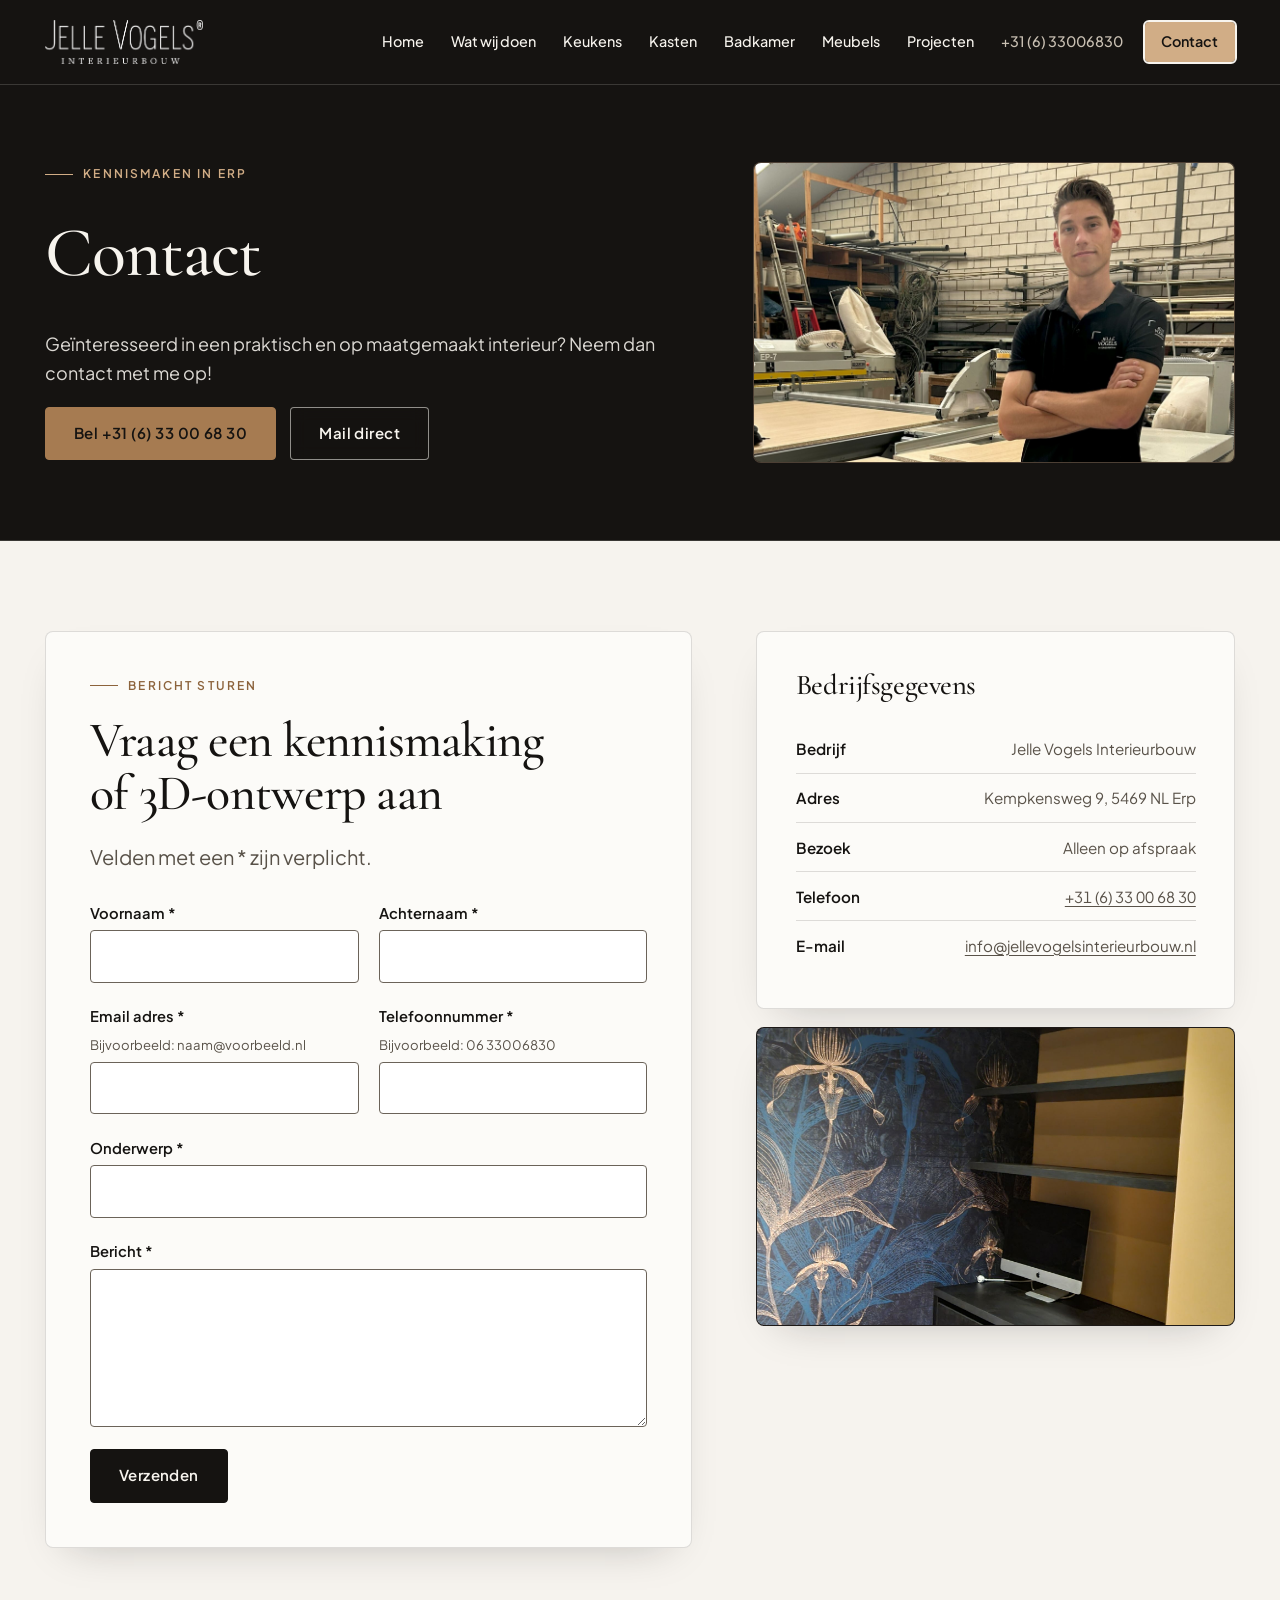
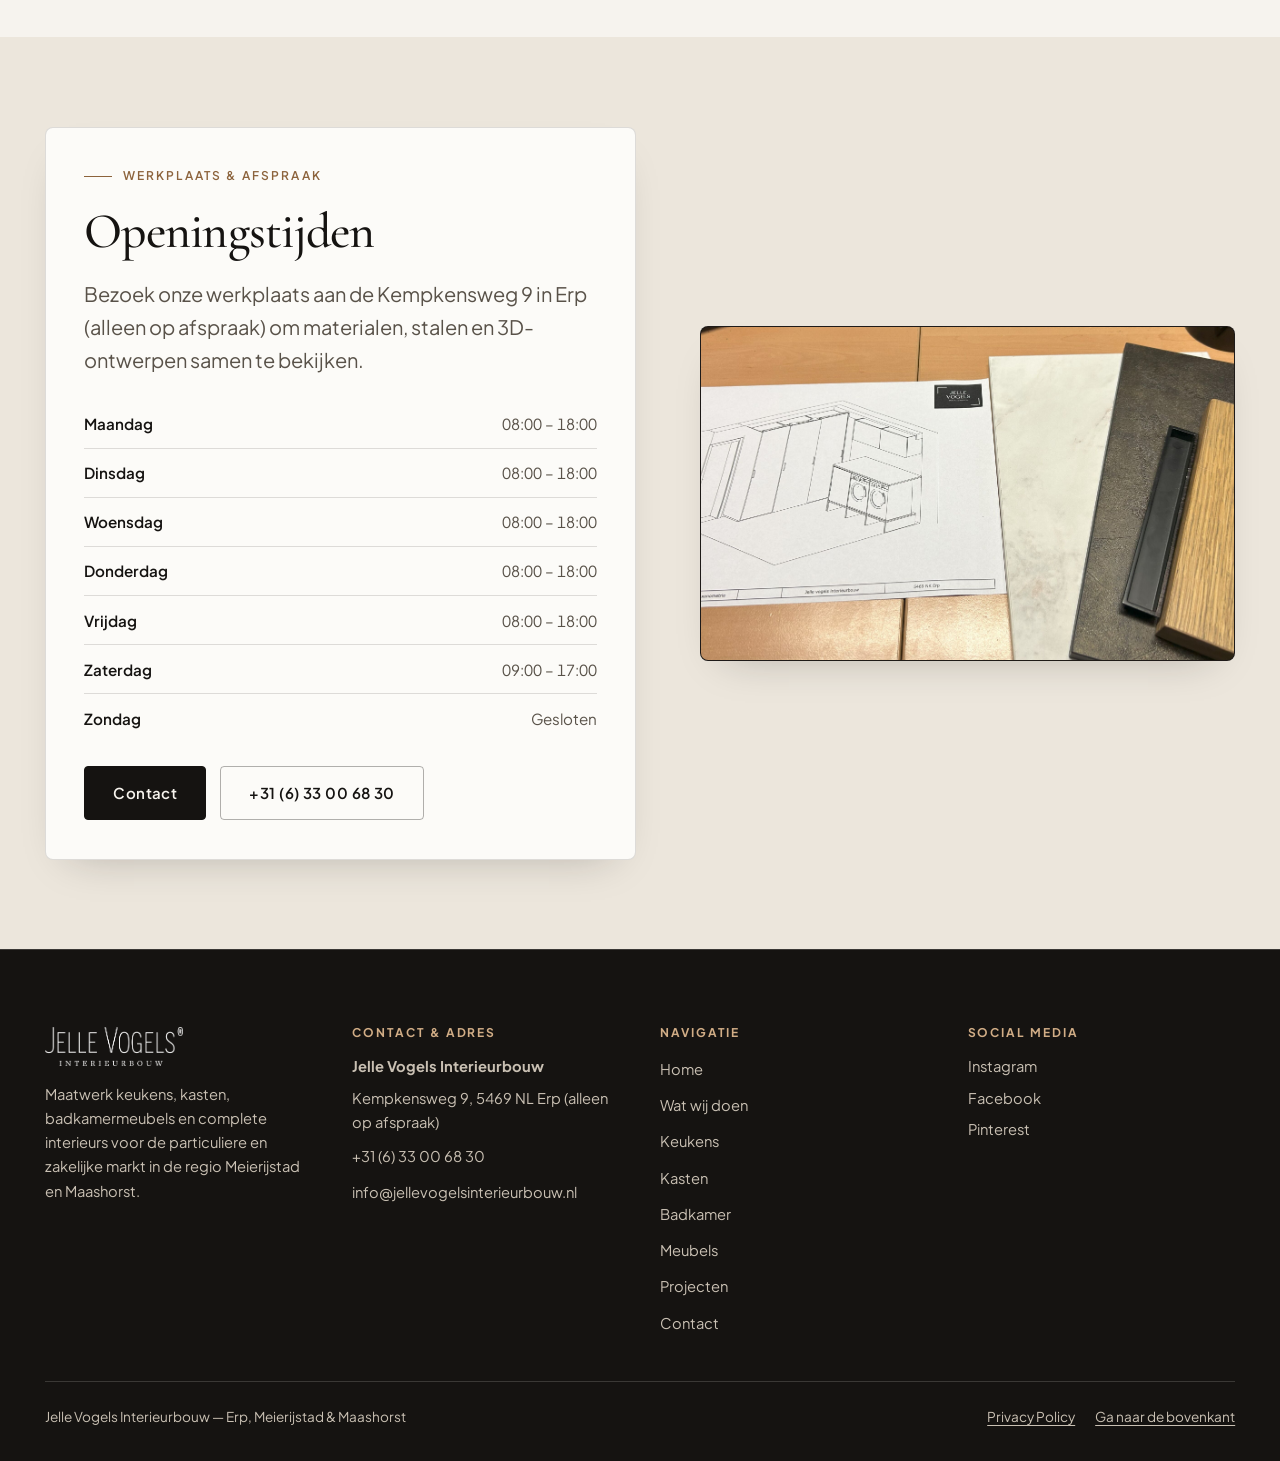
<file: contact.html>
<!DOCTYPE html>
<html lang="nl">
<head>
  <meta charset="utf-8">
  <meta name="viewport" content="width=device-width, initial-scale=1.0">
  <title>Contact - Jelle Vogels Interieurbouw</title>
  <meta name="description" content="Neem contact op met Jelle Vogels Interieurbouw in Erp voor keukens op maat, kasten, badkamermeubels en complete interieurs.">
  <link rel="icon" href="assets/images/cropped-Ontwerp-zonder-titel-2023-12-18T081809.314.jpg" type="image/jpeg">
  <link rel="preconnect" href="https://fonts.googleapis.com">
  <link rel="preconnect" href="https://fonts.gstatic.com" crossorigin>
  <link rel="stylesheet" href="https://fonts.googleapis.com/css2?family=Cormorant+Garamond:ital,wght@0,500;0,600;1,500&family=Plus+Jakarta+Sans:wght@400;500;600;700&display=swap">
  <link rel="stylesheet" href="assets/css/styles.css?v=20261124c">
  <script type="module" src="assets/js/main.js?v=20261125a"></script>
</head>
<body>
  <a href="#main-content" class="skip-link visually-hidden">Ga naar inhoud</a>
  <div class="sticky-sentinel" aria-hidden="true"></div>

  <header class="site-header">
    <div class="site-header-bar">
      <div class="container header-inner">
        <a class="site-logo" href="index.html">
          <img
            src="assets/images/JVI-Logo-wit.png"
            alt="Jelle Vogels Interieurbouw — Home"
            width="1292"
            height="360"
            decoding="async"
          >
        </a>

        <nav class="site-nav" aria-label="Hoofdnavigatie">
          <button
            class="menu-button"
            type="button"
            popovertarget="site-menu"
            popovertargetaction="toggle"
            aria-controls="site-menu"
          >
            <svg aria-hidden="true" width="18" height="18" viewBox="0 0 24 24" fill="none" stroke="currentColor" stroke-width="2" stroke-linecap="round">
              <line x1="3" y1="6" x2="21" y2="6"></line>
              <line x1="3" y1="12" x2="21" y2="12"></line>
              <line x1="3" y1="18" x2="21" y2="18"></line>
            </svg>
            <span>Menu</span>
          </button>

          <ul id="site-menu" class="site-menu" popover="auto">
            <li><a href="index.html">Home</a></li>
          <li><a href="wat-wij-doen.html">Wat wij doen</a></li>
          <li><a href="keukens.html">Keukens</a></li>
          <li><a href="kasten.html">Kasten</a></li>
          <li><a href="badkamer.html">Badkamer</a></li>
          <li><a href="meubels.html">Meubels</a></li>
          <li><a href="projecten.html">Projecten</a></li>
          <li><a class="nav-phone" href="tel:+31633006830">+31 (6) 33006830</a></li>
          <li><a class="nav-cta" href="contact.html" aria-current="page">Contact</a></li>
          </ul>
        </nav>
      </div>
    </div>
  </header>

  <main>

<section class="page-banner">
  <div class="container page-banner-grid">
    <div class="prose-stack">
      <span class="eyebrow">Kennismaken in Erp</span>
      <h1 id="main-content" tabindex="-1">Contact</h1>
      <p class="page-banner-copy">
        Geïnteresseerd in een praktisch en op maatgemaakt interieur? Neem dan contact met me op!
      </p>
      <div class="btn-row">
        <a class="btn btn--accent" href="tel:+31633006830">Bel +31 (6) 33 00 68 30</a>
        <a class="btn btn--ghost-light" href="mailto:info@jellevogelsinterieurbouw.nl">Mail direct</a>
      </div>
    </div>
    <div class="page-banner-media">
      <img src="assets/images/1-1-scaled.jpg" alt="Jelle Vogels aan het werk in de werkplaats bij de precisiezaag" width="2560" height="1239" decoding="async" class="pos-top" fetchpriority="high">
    </div>
  </div>
</section>

<section class="section">
  <div class="container contact-grid">
    <div class="form-card">
      <div class="prose-stack" style="margin-block-end: 1.75rem;">
        <span class="eyebrow">Bericht sturen</span>
        <h2>Vraag een kennismaking of 3D-ontwerp aan</h2>
        <p class="lead">Velden met een * zijn verplicht.</p>
      </div>

      <form id="contact-form" method="post" action="https://api.web3forms.com/submit" data-endpoint="https://api.web3forms.com/submit" novalidate>
        <input type="hidden" name="access_key" value="24b065c0-8ce4-499e-9b84-c479778e55a5">
        <input type="hidden" name="from_name" value="Jelle Vogels Interieurbouw Website">
        <input type="checkbox" name="botcheck" style="display:none" tabindex="-1" autocomplete="off" aria-hidden="true">
        <div class="form-row-2">
          <div class="field">
            <label for="first_name">Voornaam <span aria-hidden="true">*</span></label>
            <input
              type="text"
              id="first_name"
              name="first_name"
              required
              autocomplete="given-name"
              data-error="first-name-error"
            >
            <div id="first-name-error" class="error-msg">
              <span role="img" aria-label="Fout">!</span> Vul uw voornaam in.
            </div>
          </div>

          <div class="field">
            <label for="last_name">Achternaam <span aria-hidden="true">*</span></label>
            <input
              type="text"
              id="last_name"
              name="last_name"
              required
              autocomplete="family-name"
              data-error="last-name-error"
            >
            <div id="last-name-error" class="error-msg">
              <span role="img" aria-label="Fout">!</span> Vul uw achternaam in.
            </div>
          </div>
        </div>

        <div class="form-row-2">
          <div class="field">
            <label for="email_address">Email adres <span aria-hidden="true">*</span></label>
            <span id="email-hint" class="hint">Bijvoorbeeld: naam@voorbeeld.nl</span>
            <input
              type="email"
              id="email_address"
              name="email_address"
              required
              inputmode="email"
              autocomplete="email"
              autocorrect="off"
              autocapitalize="none"
              spellcheck="false"
              aria-describedby="email-hint"
              data-error="email-error"
            >
            <div id="email-error" class="error-msg">
              <span role="img" aria-label="Fout">!</span> Vul een geldig e-mailadres in, zoals naam@voorbeeld.nl.
            </div>
          </div>

          <div class="field">
            <label for="phone_number">Telefoonnummer <span aria-hidden="true">*</span></label>
            <span id="phone-hint" class="hint">Bijvoorbeeld: 06 33006830</span>
            <input
              type="tel"
              id="phone_number"
              name="phone_number"
              required
              inputmode="tel"
              autocomplete="tel"
              aria-describedby="phone-hint"
              data-error="phone-error"
            >
            <div id="phone-error" class="error-msg">
              <span role="img" aria-label="Fout">!</span> Vul uw telefoonnummer in.
            </div>
          </div>
        </div>

        <div class="field">
          <label for="subject">Onderwerp <span aria-hidden="true">*</span></label>
          <input
            type="text"
            id="subject"
            name="subject"
            required
            data-error="subject-error"
          >
          <div id="subject-error" class="error-msg">
            <span role="img" aria-label="Fout">!</span> Vul het onderwerp in (bijvoorbeeld Keuken op maat).
          </div>
        </div>

        <div class="field">
          <label for="message">Bericht <span aria-hidden="true">*</span></label>
          <textarea
            id="message"
            name="message"
            rows="5"
            required
            data-error="message-error"
          ></textarea>
          <div id="message-error" class="error-msg">
            <span role="img" aria-label="Fout">!</span> Vul uw bericht of wensen in.
          </div>
        </div>

        <button id="contact-submit" type="submit" class="btn btn--primary">Verzenden</button>

        <div id="form-status" class="form-status" role="status" tabindex="-1" hidden>
          <strong id="form-status-title">Bedankt! Uw bericht is verstuurd.</strong>
          <p id="form-status-body">We nemen zo snel mogelijk contact met u op. Liever direct overleggen? Bel naar <a href="tel:+31633006830">+31 (6) 33 00 68 30</a>.</p>
          <div id="form-fallback-actions" class="btn-row" hidden>
            <a id="form-mailto-link" class="btn btn--primary" href="mailto:info@jellevogelsinterieurbouw.nl">Open in e-mailprogramma</a>
          </div>
        </div>
      </form>
    </div>

    <div class="prose-stack">
      <div class="hours-card">
        <h3>Bedrijfsgegevens</h3>
        <dl class="hours-list">
          <div class="hours-row"><dt>Bedrijf</dt><dd>Jelle Vogels Interieurbouw</dd></div>
          <div class="hours-row"><dt>Adres</dt><dd>Kempkensweg 9, 5469 NL Erp</dd></div>
          <div class="hours-row"><dt>Bezoek</dt><dd>Alleen op afspraak</dd></div>
          <div class="hours-row"><dt>Telefoon</dt><dd><a href="tel:+31633006830">+31 (6) 33 00 68 30</a></dd></div>
          <div class="hours-row"><dt>E-mail</dt><dd><a href="mailto:info@jellevogelsinterieurbouw.nl">info@jellevogelsinterieurbouw.nl</a></dd></div>
        </dl>
      </div>

      <div class="media-frame media-frame--landscape">
        <img src="assets/images/Ontwerp-zonder-titel-49.jpg" alt="Sfeerbeeld van een op maat gemaakte zwarte thuiswerkplek met massieve wandplanken" width="1920" height="1080" decoding="async" loading="lazy">
      </div>
    </div>
  </div>
</section>

<section id="openingstijden" class="section section--tinted">
  <div class="container split-grid">
    <div class="hours-card reveal">
      <div class="prose-stack">
        <span class="eyebrow">Werkplaats &amp; Afspraak</span>
        <h2>Openingstijden</h2>
        <p class="lead">Bezoek onze werkplaats aan de Kempkensweg 9 in Erp (alleen op afspraak) om materialen, stalen en 3D-ontwerpen samen te bekijken.</p>
      </div>
      <dl class="hours-list">
        <div class="hours-row"><dt>Maandag</dt><dd>08:00 – 18:00</dd></div>
<div class="hours-row"><dt>Dinsdag</dt><dd>08:00 – 18:00</dd></div>
<div class="hours-row"><dt>Woensdag</dt><dd>08:00 – 18:00</dd></div>
<div class="hours-row"><dt>Donderdag</dt><dd>08:00 – 18:00</dd></div>
<div class="hours-row"><dt>Vrijdag</dt><dd>08:00 – 18:00</dd></div>
<div class="hours-row"><dt>Zaterdag</dt><dd>09:00 – 17:00</dd></div>
<div class="hours-row"><dt>Zondag</dt><dd>Gesloten</dd></div>
      </dl>
      <div class="btn-row">
        <a class="btn btn--primary" href="contact.html">Contact</a>
        <a class="btn btn--outline" href="tel:+31633006830">+31 (6) 33 00 68 30</a>
      </div>
    </div>
    <div class="media-frame media-frame--landscape reveal">
      <img src="assets/images/2-scaled.jpg" alt="Kleur- en materiaalstalen in eiken, marmer en zwart metaal naast een technische 3D-tekening van een kast" width="2560" height="1462" decoding="async" loading="lazy">
    </div>
  </div>
</section>

  </main>

  <footer class="site-footer">
    <div class="container">
      <div class="footer-grid">
        <div class="footer-brand">
          <img
            src="assets/images/JVI-Logo-wit.png"
            alt="Jelle Vogels Interieurbouw"
            width="1292"
            height="360"
            loading="lazy"
            decoding="async"
          >
          <p>Maatwerk keukens, kasten, badkamermeubels en complete interieurs voor de particuliere en zakelijke markt in de regio Meierijstad en Maashorst.</p>
        </div>

        <div>
          <h2 class="footer-heading">Contact &amp; Adres</h2>
          <ul class="footer-list">
            <li><strong>Jelle Vogels Interieurbouw</strong></li>
            <li>Kempkensweg 9, 5469 NL Erp (alleen op afspraak)</li>
            <li><a href="tel:+31633006830">+31 (6) 33 00 68 30</a></li>
            <li><a href="mailto:info@jellevogelsinterieurbouw.nl">info@jellevogelsinterieurbouw.nl</a></li>
          </ul>
        </div>

        <div>
          <h2 class="footer-heading">Navigatie</h2>
          <ul class="footer-list">
            <li><a href="index.html">Home</a></li>
            <li><a href="wat-wij-doen.html">Wat wij doen</a></li>
            <li><a href="keukens.html">Keukens</a></li>
            <li><a href="kasten.html">Kasten</a></li>
            <li><a href="badkamer.html">Badkamer</a></li>
            <li><a href="meubels.html">Meubels</a></li>
            <li><a href="projecten.html">Projecten</a></li>
            <li><a href="contact.html">Contact</a></li>
          </ul>
        </div>

        <div>
          <h2 class="footer-heading">Social media</h2>
          <ul class="footer-list">
            <li>Instagram</li>
            <li>Facebook</li>
            <li>Pinterest</li>
          </ul>
        </div>
      </div>

      <div class="footer-bottom">
        <p>Jelle Vogels Interieurbouw — Erp, Meierijstad &amp; Maashorst</p>
        <div class="footer-bottom-links">
          <a href="privacy-policy.html">Privacy Policy</a>
          <a href="#main-content">Ga naar de bovenkant</a>
        </div>
      </div>
    </div>
  </footer>

</body>
</html>
</file>
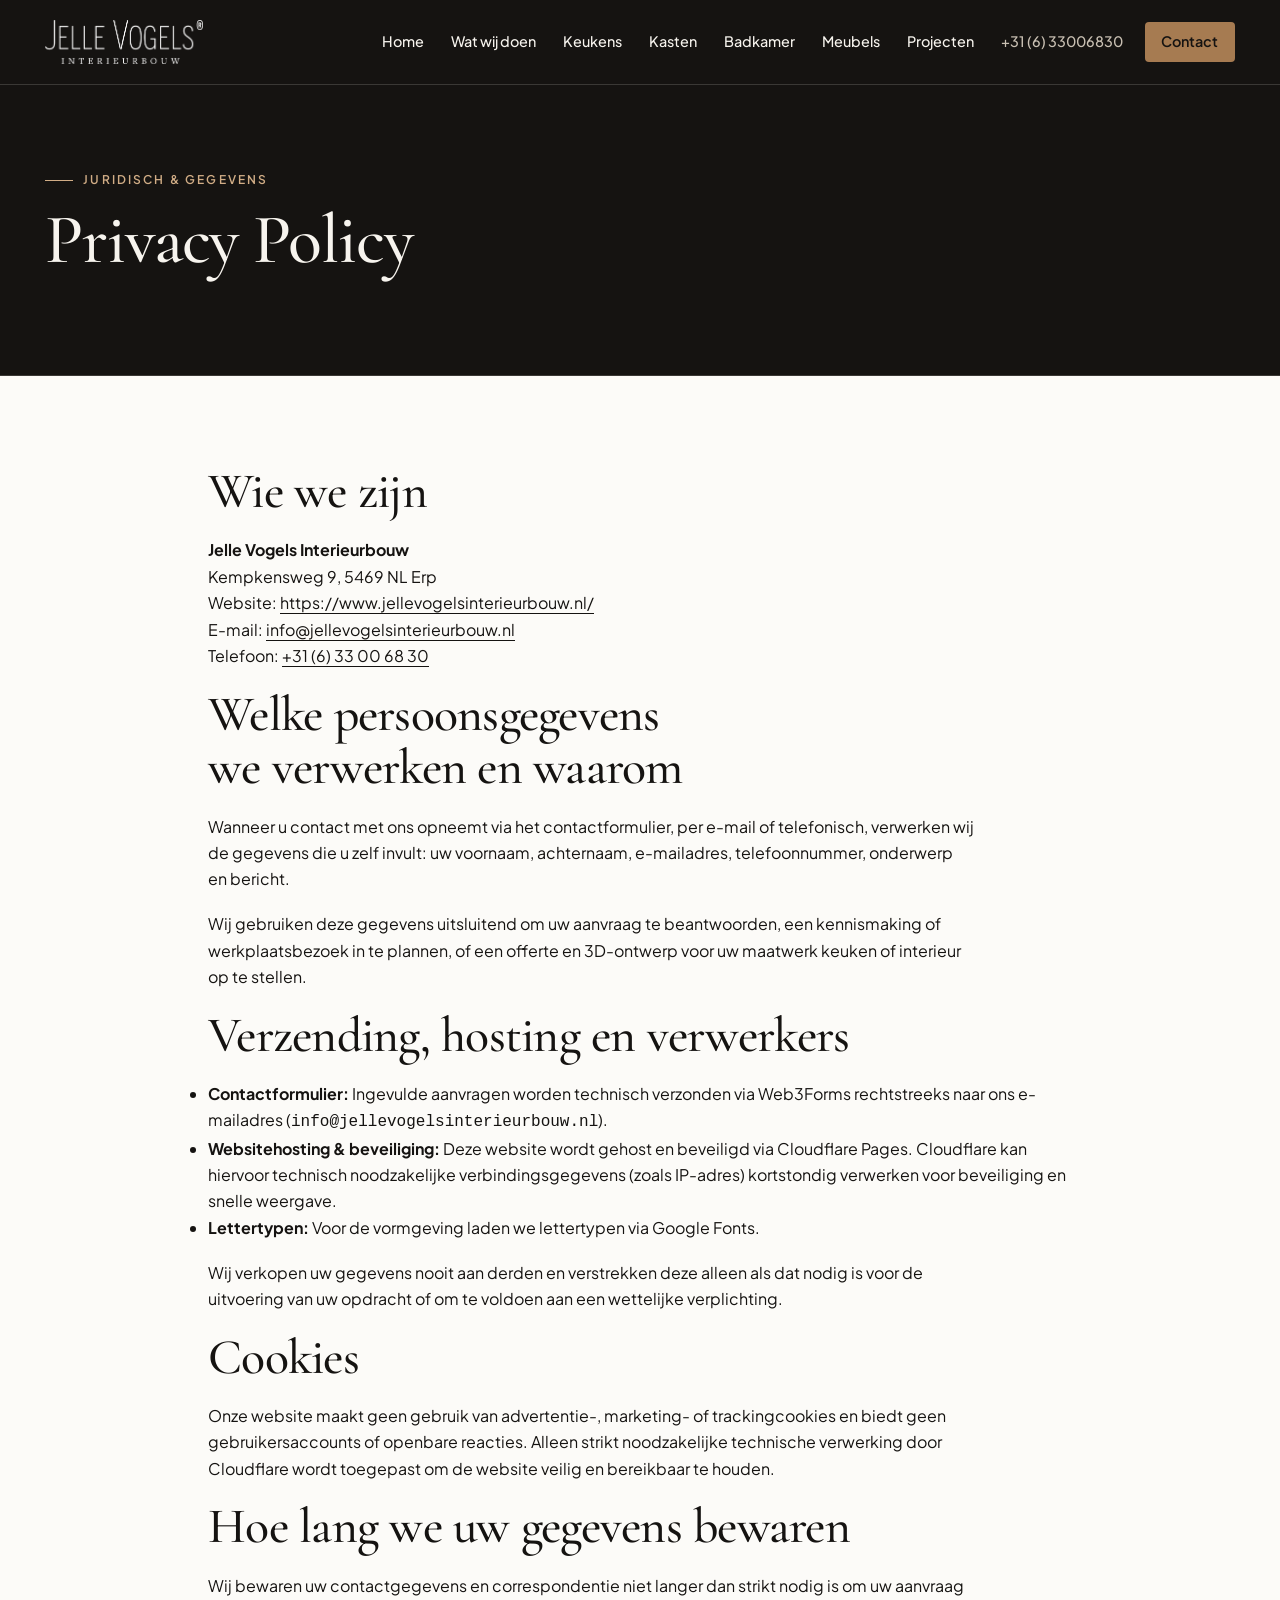
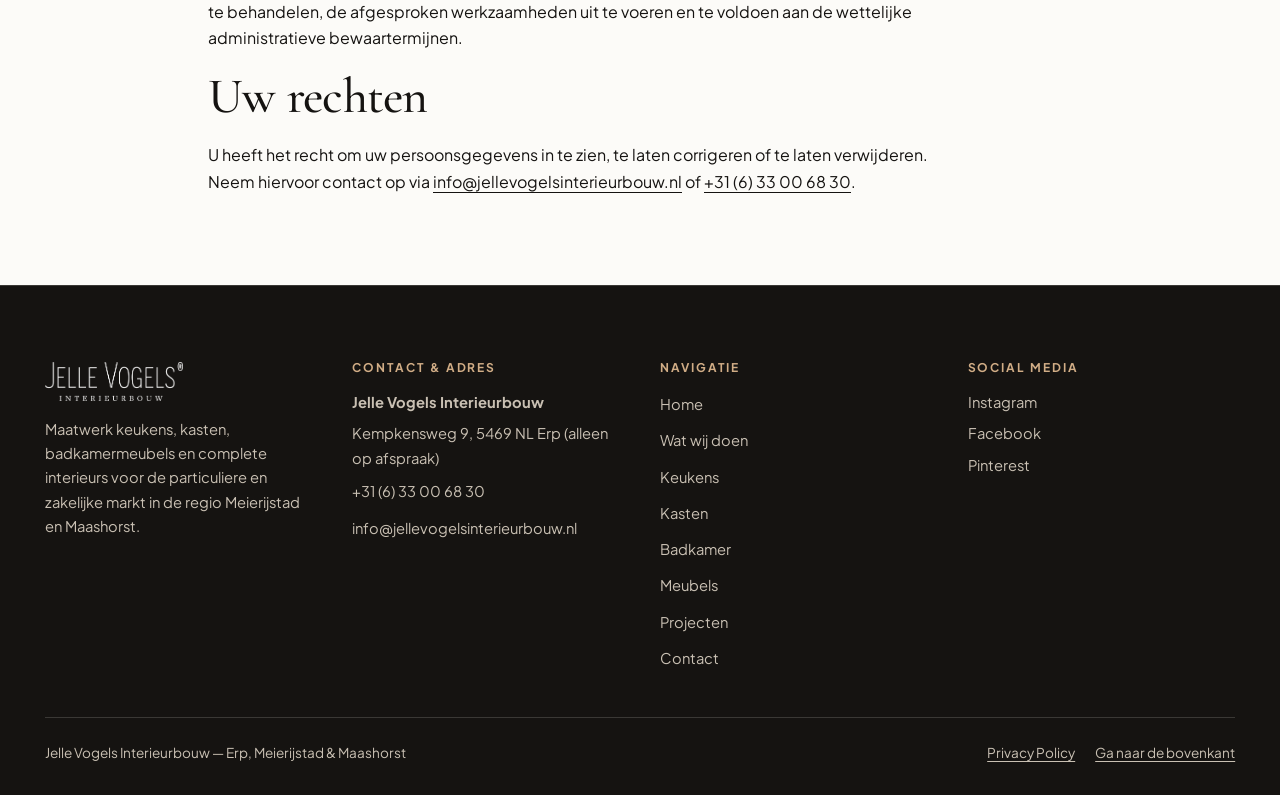
<file: privacy-policy.html>
<!DOCTYPE html>
<html lang="nl">
<head>
  <meta charset="utf-8">
  <meta name="viewport" content="width=device-width, initial-scale=1.0">
  <title>Privacy Policy - Jelle Vogels Interieurbouw</title>
  <meta name="description" content="Privacybeleid van Jelle Vogels Interieurbouw in Erp.">
  <link rel="icon" href="assets/images/cropped-Ontwerp-zonder-titel-2023-12-18T081809.314.jpg" type="image/jpeg">
  <link rel="preconnect" href="https://fonts.googleapis.com">
  <link rel="preconnect" href="https://fonts.gstatic.com" crossorigin>
  <link rel="stylesheet" href="https://fonts.googleapis.com/css2?family=Cormorant+Garamond:ital,wght@0,500;0,600;1,500&family=Plus+Jakarta+Sans:wght@400;500;600;700&display=swap">
  <link rel="stylesheet" href="assets/css/styles.css">
  <script type="module" src="assets/js/main.js"></script>
</head>
<body>
  <a href="#main-content" class="skip-link visually-hidden">Ga naar inhoud</a>
  <div class="sticky-sentinel" aria-hidden="true"></div>

  <header class="site-header">
    <div class="site-header-bar">
      <div class="container header-inner">
        <a class="site-logo" href="index.html">
          <img
            src="assets/images/JVI-Logo-wit.png"
            alt="Jelle Vogels Interieurbouw — Home"
            width="1292"
            height="360"
            decoding="async"
          >
        </a>

        <nav class="site-nav" aria-label="Hoofdnavigatie">
          <button
            class="menu-button"
            type="button"
            popovertarget="site-menu"
            popovertargetaction="toggle"
            aria-controls="site-menu"
          >
            <svg aria-hidden="true" width="18" height="18" viewBox="0 0 24 24" fill="none" stroke="currentColor" stroke-width="2" stroke-linecap="round">
              <line x1="3" y1="6" x2="21" y2="6"></line>
              <line x1="3" y1="12" x2="21" y2="12"></line>
              <line x1="3" y1="18" x2="21" y2="18"></line>
            </svg>
            <span>Menu</span>
          </button>

          <ul id="site-menu" class="site-menu" popover="auto">
            <li><a href="index.html">Home</a></li>
          <li><a href="wat-wij-doen.html">Wat wij doen</a></li>
          <li><a href="keukens.html">Keukens</a></li>
          <li><a href="kasten.html">Kasten</a></li>
          <li><a href="badkamer.html">Badkamer</a></li>
          <li><a href="meubels.html">Meubels</a></li>
          <li><a href="projecten.html">Projecten</a></li>
          <li><a class="nav-phone" href="tel:+31633006830">+31 (6) 33006830</a></li>
          <li><a class="nav-cta" href="contact.html">Contact</a></li>
          </ul>
        </nav>
      </div>
    </div>
  </header>

  <main>

<section class="page-banner">
  <div class="container">
    <span class="eyebrow">Juridisch &amp; Gegevens</span>
    <h1 id="main-content" tabindex="-1">Privacy Policy</h1>
  </div>
</section>

<section class="section section--surface">
  <div class="container prose-stack" style="max-inline-size: 54rem;">
    <h2>Wie we zijn</h2>
    <p><strong>Jelle Vogels Interieurbouw</strong><br>Kempkensweg 9, 5469 NL Erp<br>Website: <a href="https://www.jellevogelsinterieurbouw.nl/">https://www.jellevogelsinterieurbouw.nl/</a><br>E-mail: <a href="mailto:info@jellevogelsinterieurbouw.nl">info@jellevogelsinterieurbouw.nl</a><br>Telefoon: <a href="tel:+31633006830">+31 (6) 33 00 68 30</a></p>

    <h2>Welke persoonsgegevens we verwerken en waarom</h2>
    <p>Wanneer u contact met ons opneemt via het contactformulier, per e-mail of telefonisch, verwerken wij de gegevens die u zelf invult: uw voornaam, achternaam, e-mailadres, telefoonnummer, onderwerp en bericht.</p>
    <p>Wij gebruiken deze gegevens uitsluitend om uw aanvraag te beantwoorden, een kennismaking of werkplaatsbezoek in te plannen, of een offerte en 3D-ontwerp voor uw maatwerk keuken of interieur op te stellen.</p>

    <h2>Verzending, hosting en verwerkers</h2>
    <ul>
      <li><strong>Contactformulier:</strong> Ingevulde aanvragen worden technisch verzonden via Web3Forms rechtstreeks naar ons e-mailadres (<code>info@jellevogelsinterieurbouw.nl</code>).</li>
      <li><strong>Websitehosting &amp; beveiliging:</strong> Deze website wordt gehost en beveiligd via Cloudflare Pages. Cloudflare kan hiervoor technisch noodzakelijke verbindingsgegevens (zoals IP-adres) kortstondig verwerken voor beveiliging en snelle weergave.</li>
      <li><strong>Lettertypen:</strong> Voor de vormgeving laden we lettertypen via Google Fonts.</li>
    </ul>
    <p>Wij verkopen uw gegevens nooit aan derden en verstrekken deze alleen als dat nodig is voor de uitvoering van uw opdracht of om te voldoen aan een wettelijke verplichting.</p>

    <h2>Cookies</h2>
    <p>Onze website maakt geen gebruik van advertentie-, marketing- of trackingcookies en biedt geen gebruikersaccounts of openbare reacties. Alleen strikt noodzakelijke technische verwerking door Cloudflare wordt toegepast om de website veilig en bereikbaar te houden.</p>

    <h2>Hoe lang we uw gegevens bewaren</h2>
    <p>Wij bewaren uw contactgegevens en correspondentie niet langer dan strikt nodig is om uw aanvraag te behandelen, de afgesproken werkzaamheden uit te voeren en te voldoen aan de wettelijke administratieve bewaartermijnen.</p>

    <h2>Uw rechten</h2>
    <p>U heeft het recht om uw persoonsgegevens in te zien, te laten corrigeren of te laten verwijderen. Neem hiervoor contact op via <a href="mailto:info@jellevogelsinterieurbouw.nl">info@jellevogelsinterieurbouw.nl</a> of <a href="tel:+31633006830">+31 (6) 33 00 68 30</a>.</p>
  </div>
</section>

  </main>

  <footer class="site-footer">
    <div class="container">
      <div class="footer-grid">
        <div class="footer-brand">
          <img
            src="assets/images/JVI-Logo-wit.png"
            alt="Jelle Vogels Interieurbouw"
            width="1292"
            height="360"
            loading="lazy"
            decoding="async"
          >
          <p>Maatwerk keukens, kasten, badkamermeubels en complete interieurs voor de particuliere en zakelijke markt in de regio Meierijstad en Maashorst.</p>
        </div>

        <div>
          <h2 class="footer-heading">Contact &amp; Adres</h2>
          <ul class="footer-list">
            <li><strong>Jelle Vogels Interieurbouw</strong></li>
            <li>Kempkensweg 9, 5469 NL Erp (alleen op afspraak)</li>
            <li><a href="tel:+31633006830">+31 (6) 33 00 68 30</a></li>
            <li><a href="mailto:info@jellevogelsinterieurbouw.nl">info@jellevogelsinterieurbouw.nl</a></li>
          </ul>
        </div>

        <div>
          <h2 class="footer-heading">Navigatie</h2>
          <ul class="footer-list">
            <li><a href="index.html">Home</a></li>
            <li><a href="wat-wij-doen.html">Wat wij doen</a></li>
            <li><a href="keukens.html">Keukens</a></li>
            <li><a href="kasten.html">Kasten</a></li>
            <li><a href="badkamer.html">Badkamer</a></li>
            <li><a href="meubels.html">Meubels</a></li>
            <li><a href="projecten.html">Projecten</a></li>
            <li><a href="contact.html">Contact</a></li>
          </ul>
        </div>

        <div>
          <h2 class="footer-heading">Social media</h2>
          <ul class="footer-list">
            <li>Instagram</li>
            <li>Facebook</li>
            <li>Pinterest</li>
          </ul>
        </div>
      </div>

      <div class="footer-bottom">
        <p>Jelle Vogels Interieurbouw — Erp, Meierijstad &amp; Maashorst</p>
        <div class="footer-bottom-links">
          <a href="privacy-policy.html">Privacy Policy</a>
          <a href="#main-content">Ga naar de bovenkant</a>
        </div>
      </div>
    </div>
  </footer>

</body>
</html>
</file>
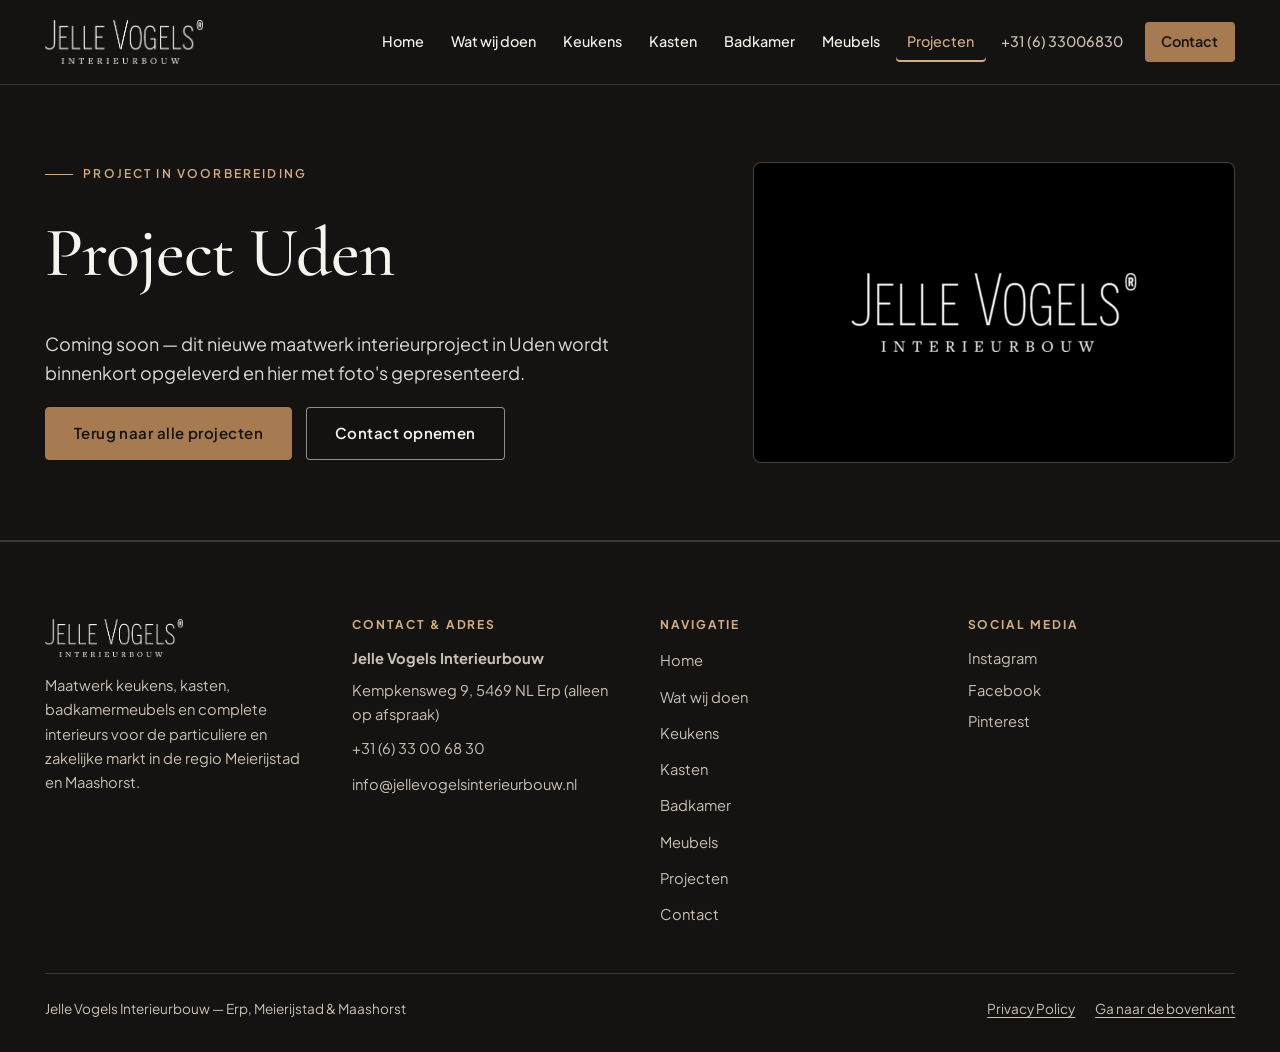
<file: project-uden.html>
<!DOCTYPE html>
<html lang="nl">
<head>
  <meta charset="utf-8">
  <meta name="viewport" content="width=device-width, initial-scale=1.0">
  <title>Project Uden - Jelle Vogels Interieurbouw</title>
  <meta name="description" content="Project Uden — Coming soon bij Jelle Vogels Interieurbouw.">
  <link rel="icon" href="assets/images/cropped-Ontwerp-zonder-titel-2023-12-18T081809.314.jpg" type="image/jpeg">
  <link rel="preconnect" href="https://fonts.googleapis.com">
  <link rel="preconnect" href="https://fonts.gstatic.com" crossorigin>
  <link rel="stylesheet" href="https://fonts.googleapis.com/css2?family=Cormorant+Garamond:ital,wght@0,500;0,600;1,500&family=Plus+Jakarta+Sans:wght@400;500;600;700&display=swap">
  <link rel="stylesheet" href="assets/css/styles.css">
  <script type="module" src="assets/js/main.js"></script>
</head>
<body>
  <a href="#main-content" class="skip-link visually-hidden">Ga naar inhoud</a>
  <div class="sticky-sentinel" aria-hidden="true"></div>

  <header class="site-header">
    <div class="site-header-bar">
      <div class="container header-inner">
        <a class="site-logo" href="index.html">
          <img
            src="assets/images/JVI-Logo-wit.png"
            alt="Jelle Vogels Interieurbouw — Home"
            width="1292"
            height="360"
            decoding="async"
          >
        </a>

        <nav class="site-nav" aria-label="Hoofdnavigatie">
          <button
            class="menu-button"
            type="button"
            popovertarget="site-menu"
            popovertargetaction="toggle"
            aria-controls="site-menu"
          >
            <svg aria-hidden="true" width="18" height="18" viewBox="0 0 24 24" fill="none" stroke="currentColor" stroke-width="2" stroke-linecap="round">
              <line x1="3" y1="6" x2="21" y2="6"></line>
              <line x1="3" y1="12" x2="21" y2="12"></line>
              <line x1="3" y1="18" x2="21" y2="18"></line>
            </svg>
            <span>Menu</span>
          </button>

          <ul id="site-menu" class="site-menu" popover="auto">
            <li><a href="index.html">Home</a></li>
          <li><a href="wat-wij-doen.html">Wat wij doen</a></li>
          <li><a href="keukens.html">Keukens</a></li>
          <li><a href="kasten.html">Kasten</a></li>
          <li><a href="badkamer.html">Badkamer</a></li>
          <li><a href="meubels.html">Meubels</a></li>
          <li><a href="projecten.html" aria-current="page">Projecten</a></li>
          <li><a class="nav-phone" href="tel:+31633006830">+31 (6) 33006830</a></li>
          <li><a class="nav-cta" href="contact.html">Contact</a></li>
          </ul>
        </nav>
      </div>
    </div>
  </header>

  <main>

<section class="page-banner">
  <div class="container page-banner-grid">
    <div class="prose-stack">
      <span class="eyebrow">Project in voorbereiding</span>
      <h1 id="main-content" tabindex="-1">Project Uden</h1>
      <p class="page-banner-copy">
        Coming soon — dit nieuwe maatwerk interieurproject in Uden wordt binnenkort opgeleverd en hier met foto's gepresenteerd.
      </p>
      <div class="btn-row">
        <a class="btn btn--accent" href="projecten.html">Terug naar alle projecten</a>
        <a class="btn btn--ghost-light" href="contact.html">Contact opnemen</a>
      </div>
    </div>
    <div class="page-banner-media">
      <img src="assets/images/Ontwerp-zonder-titel-2023-12-18T081809.314.jpg" alt="Officieel beeldmerk van Jelle Vogels Interieurbouw in het donker" width="1920" height="1080" decoding="async" fetchpriority="high">
    </div>
  </div>
</section>

  </main>

  <footer class="site-footer">
    <div class="container">
      <div class="footer-grid">
        <div class="footer-brand">
          <img
            src="assets/images/JVI-Logo-wit.png"
            alt="Jelle Vogels Interieurbouw"
            width="1292"
            height="360"
            loading="lazy"
            decoding="async"
          >
          <p>Maatwerk keukens, kasten, badkamermeubels en complete interieurs voor de particuliere en zakelijke markt in de regio Meierijstad en Maashorst.</p>
        </div>

        <div>
          <h2 class="footer-heading">Contact &amp; Adres</h2>
          <ul class="footer-list">
            <li><strong>Jelle Vogels Interieurbouw</strong></li>
            <li>Kempkensweg 9, 5469 NL Erp (alleen op afspraak)</li>
            <li><a href="tel:+31633006830">+31 (6) 33 00 68 30</a></li>
            <li><a href="mailto:info@jellevogelsinterieurbouw.nl">info@jellevogelsinterieurbouw.nl</a></li>
          </ul>
        </div>

        <div>
          <h2 class="footer-heading">Navigatie</h2>
          <ul class="footer-list">
            <li><a href="index.html">Home</a></li>
            <li><a href="wat-wij-doen.html">Wat wij doen</a></li>
            <li><a href="keukens.html">Keukens</a></li>
            <li><a href="kasten.html">Kasten</a></li>
            <li><a href="badkamer.html">Badkamer</a></li>
            <li><a href="meubels.html">Meubels</a></li>
            <li><a href="projecten.html">Projecten</a></li>
            <li><a href="contact.html">Contact</a></li>
          </ul>
        </div>

        <div>
          <h2 class="footer-heading">Social media</h2>
          <ul class="footer-list">
            <li>Instagram</li>
            <li>Facebook</li>
            <li>Pinterest</li>
          </ul>
        </div>
      </div>

      <div class="footer-bottom">
        <p>Jelle Vogels Interieurbouw — Erp, Meierijstad &amp; Maashorst</p>
        <div class="footer-bottom-links">
          <a href="privacy-policy.html">Privacy Policy</a>
          <a href="#main-content">Ga naar de bovenkant</a>
        </div>
      </div>
    </div>
  </footer>

</body>
</html>
</file>
<file: assets/css/styles.css>
@layer reset, tokens, base, layout, components, utilities;

@layer reset {
  :where(
    html, body, header, nav, main, footer, section, article, aside,
    div, span, h1, h2, h3, h4, p, ul, ol, li, dl, dt, dd, figure, figcaption,
    blockquote, a, button, form, fieldset, legend, label, input, textarea,
    select, table, thead, tbody, tr, th, td, dialog, img, picture, svg
  ) {
    box-sizing: border-box;
  }

  body {
    margin: 0;
  }

  :where(h1, h2, h3, h4, p, figure, blockquote, dl, dd) {
    margin: 0;
  }

  :where(ul, ol) {
    margin: 0;
    padding: 0;
  }

  :where(img, picture, svg, video) {
    display: block;
    max-inline-size: 100%;
  }

  :where(img) {
    block-size: auto;
  }

  :where(button, input, textarea, select) {
    font: inherit;
    color: inherit;
  }
}

@layer tokens {
  :root {
    /* Tier 1 & 2: Warm Architectural Limestone & Smoked Oak Palette */
    --stone-50: #fcfbf8;
    --stone-100: #f6f3ee;
    --stone-200: #ece6dc;
    --stone-300: #ddd3c5;
    --stone-500: #6f675d;
    --stone-600: #595249;
    --oak-950: #151311;
    --oak-900: #1e1b18;
    --oak-800: #2b2622;
    --oak-700: #3d3630;
    --brass-500: #a67b51;
    --brass-600: #8c633c;
    --brass-300: #d1ad86;
    --sage-600: #4c5d50;
    --error-600: #b3261e;
    --error-100: #fceeee;
    --success-700: #1b6e35;

    /* Semantic Surfaces & Ink */
    --bg-canvas: var(--stone-100);
    --bg-surface: var(--stone-50);
    --bg-muted: var(--stone-200);
    --bg-dark: var(--oak-950);
    --bg-dark-elevated: var(--oak-900);
    --ink-primary: var(--oak-950);
    --ink-secondary: var(--stone-600);
    --ink-on-dark: #f7f4ee;
    --ink-muted-on-dark: #c9c0b3;
    --accent: var(--brass-600);
    --accent-on-dark: var(--brass-300);
    --border-subtle: rgba(30, 27, 24, 0.14);
    --border-strong: rgba(30, 27, 24, 0.34);
    --border-on-dark: rgba(247, 244, 238, 0.16);

    /* Typography */
    --font-display: "Cormorant Garamond", Georgia, "Times New Roman", serif;
    --font-sans: "Plus Jakarta Sans", system-ui, -apple-system, "Segoe UI", sans-serif;

    /* Spacing & Rhythm */
    --container-max: 84rem;
    --gutter: clamp(1.125rem, 3.5vw, 3.25rem);
    --section-space: clamp(3.75rem, 7vw, 6.75rem);
    --radius-sm: 0.25rem;
    --radius-md: 0.5rem;
    --radius-lg: 0.875rem;
    --header-height: 5.25rem;

    /* Motion */
    --ease-editorial: cubic-bezier(0.22, 1, 0.36, 1);
    --shadow-card: 0 18px 42px -24px rgba(21, 19, 17, 0.28);
    --shadow-elevated: 0 28px 65px -20px rgba(15, 13, 11, 0.45);
  }
}

@layer base {
  html {
    font-size: 100%;
    scroll-padding-top: var(--header-height);
    background-color: var(--bg-canvas);
    color: var(--ink-primary);
    color-scheme: light;
    -webkit-text-size-adjust: 100%;
  }

  @media (prefers-reduced-motion: no-preference) {
    html {
      scroll-behavior: smooth;
    }
  }

  body {
    font-family: var(--font-sans);
    font-size: 1rem;
    line-height: 1.65;
    background-color: var(--bg-canvas);
    color: var(--ink-primary);
    text-align: start;
    overflow-x: clip;
  }

  h1, h2, h3 {
    font-family: var(--font-display);
    font-weight: 500;
    letter-spacing: -0.015em;
    line-height: 1.08;
    text-wrap: balance;
  }

  h1 {
    font-size: clamp(2.5rem, 1.5rem + 3.6vw, 4.75rem);
  }

  h2 {
    font-size: clamp(2rem, 1.35rem + 2.2vw, 3.25rem);
  }

  h3 {
    font-size: clamp(1.375rem, 1.15rem + 0.8vw, 1.875rem);
  }

  p, blockquote {
    text-wrap: pretty;
  }

  p {
    max-inline-size: 64ch;
  }

  a {
    color: inherit;
    text-underline-offset: 0.22em;
  }

  :where(a:any-link, button, input, textarea, select, summary, [tabindex]):focus-visible {
    outline: 3px solid var(--accent);
    outline-offset: 3px;
  }

  .dark-surface :where(a:any-link, button):focus-visible,
  .site-header :where(a:any-link, button):focus-visible,
  .site-footer :where(a:any-link, button):focus-visible,
  .lightbox-dialog :where(button):focus-visible {
    outline-color: var(--accent-on-dark);
  }
}

@layer layout {
  .container {
    inline-size: min(100% - 2 * var(--gutter), var(--container-max));
    margin-inline: auto;
  }

  .section {
    padding-block: var(--section-space);
  }

  .section--tinted {
    background-color: var(--bg-muted);
  }

  .section--dark {
    background-color: var(--bg-dark);
    color: var(--ink-on-dark);
  }

  .section--surface {
    background-color: var(--bg-surface);
  }

  .section--deferred {
    content-visibility: auto;
    contain-intrinsic-block-size: auto 36rem;
  }

  .section-head {
    display: grid;
    gap: 1rem;
    margin-block-end: clamp(2rem, 4vw, 3.25rem);
  }

  @media (min-width: 56rem) {
    .section-head--split {
      grid-template-columns: 1fr auto;
      align-items: end;
      gap: 2rem;
    }
  }

  .split-grid {
    display: grid;
    gap: clamp(2rem, 5vw, 4.5rem);
    align-items: center;
  }

  @media (min-width: 58rem) {
    .split-grid {
      grid-template-columns: 1.05fr 0.95fr;
    }

    .split-grid--reverse {
      grid-template-columns: 0.95fr 1.05fr;
    }
  }
}

@layer components {
  /* Skip link & Visually hidden utility */
  .visually-hidden:where(:not(:focus-within, :active)) {
    position: absolute !important;
    clip-path: inset(50%) !important;
    overflow: hidden !important;
    inline-size: 1px !important;
    block-size: 1px !important;
    margin: -1px !important;
    padding: 0 !important;
    border: 0 !important;
    white-space: nowrap !important;
  }

  .skip-link:focus-visible {
    position: fixed;
    inset-block-start: 0.75rem;
    inset-inline-start: 0.75rem;
    z-index: 200;
    padding: 0.75rem 1.25rem;
    background-color: var(--oak-950);
    color: var(--ink-on-dark);
    border: 2px solid var(--brass-300);
    border-radius: var(--radius-sm);
    text-decoration: none;
    font-weight: 600;
  }

  /* Eyebrow & Prose Helpers */
  .eyebrow {
    display: inline-flex;
    align-items: center;
    gap: 0.65rem;
    font-family: var(--font-sans);
    font-size: 0.75rem;
    font-weight: 600;
    letter-spacing: 0.18em;
    text-transform: uppercase;
    color: var(--accent);
  }

  .eyebrow::before {
    content: "";
    inline-size: 1.75rem;
    block-size: 1px;
    background-color: currentColor;
  }

  .section--dark .eyebrow,
  .hero .eyebrow,
  .page-banner .eyebrow {
    color: var(--accent-on-dark);
  }

  .prose-stack {
    display: grid;
    gap: 1.15rem;
  }

  .lead {
    font-size: clamp(1.0625rem, 0.98rem + 0.35vw, 1.25rem);
    line-height: 1.65;
    color: var(--ink-secondary);
  }

  .section--dark .lead {
    color: var(--ink-muted-on-dark);
  }

  /* Buttons */
  .btn-row {
    display: flex;
    flex-wrap: wrap;
    gap: 0.875rem;
    align-items: center;
  }

  .btn-row[hidden] {
    display: none;
  }

  .btn {
    display: inline-flex;
    align-items: center;
    justify-content: center;
    gap: 0.6rem;
    min-block-size: 48px;
    padding: 0.85rem 1.75rem;
    border-radius: var(--radius-sm);
    border: 1px solid transparent;
    font-size: 0.9375rem;
    font-weight: 600;
    letter-spacing: 0.03em;
    text-decoration: none;
    cursor: pointer;
    transition:
      background-color 0.25s var(--ease-editorial),
      color 0.25s var(--ease-editorial),
      border-color 0.25s var(--ease-editorial),
      transform 0.25s var(--ease-editorial);
  }

  @media (pointer: coarse) {
    .btn {
      min-block-size: 52px;
    }
  }

  .btn--primary {
    background-color: var(--oak-950);
    color: var(--ink-on-dark);
    border-color: var(--oak-950);
  }

  .btn--primary:hover:not(:disabled) {
    background-color: var(--brass-600);
    border-color: var(--brass-600);
  }

  .btn--accent {
    background-color: var(--brass-500);
    color: var(--oak-950);
    border-color: var(--brass-500);
  }

  .btn--accent:hover:not(:disabled) {
    background-color: var(--brass-300);
    border-color: var(--brass-300);
  }

  .btn--ghost-light {
    background-color: rgba(21, 19, 17, 0.35);
    color: var(--ink-on-dark);
    border-color: rgba(247, 244, 238, 0.55);
    backdrop-filter: blur(8px);
  }

  .btn--ghost-light:hover:not(:disabled) {
    background-color: var(--ink-on-dark);
    color: var(--oak-950);
    border-color: var(--ink-on-dark);
  }

  .btn--outline {
    background-color: transparent;
    color: var(--ink-primary);
    border-color: var(--border-strong);
  }

  .btn--outline:hover:not(:disabled) {
    background-color: var(--oak-950);
    color: var(--ink-on-dark);
    border-color: var(--oak-950);
  }

  .section--dark .btn--outline {
    color: var(--ink-on-dark);
    border-color: rgba(247, 244, 238, 0.35);
  }

  .section--dark .btn--outline:hover:not(:disabled) {
    background-color: var(--ink-on-dark);
    color: var(--oak-950);
    border-color: var(--ink-on-dark);
  }

  /* State-Aware Sticky Header & Adaptive Navbar */
  .site-header {
    position: sticky;
    inset-block-start: 0;
    z-index: 40;
    container-type: scroll-state;
    container-name: site-header;
    background-color: var(--oak-950);
    color: var(--ink-on-dark);
  }

  .site-header-bar {
    border-block-end: 1px solid var(--border-on-dark);
    background-color: var(--oak-950);
    transition:
      background-color 0.3s ease,
      box-shadow 0.3s ease,
      border-color 0.3s ease;
  }

  @container site-header scroll-state(stuck: top) {
    .site-header-bar {
      background-color: rgba(21, 19, 17, 0.94);
      backdrop-filter: blur(12px);
      box-shadow: 0 12px 32px -12px rgba(0, 0, 0, 0.45);
      border-block-end-color: rgba(209, 173, 134, 0.25);
    }
  }

  .site-header.is-stuck .site-header-bar {
    background-color: rgba(21, 19, 17, 0.94);
    backdrop-filter: blur(12px);
    box-shadow: 0 12px 32px -12px rgba(0, 0, 0, 0.45);
    border-block-end-color: rgba(209, 173, 134, 0.25);
  }

  .header-inner {
    display: flex;
    align-items: center;
    justify-content: space-between;
    gap: 1.5rem;
    min-block-size: var(--header-height);
    padding-block: 0.65rem;
  }

  .header-inner > * {
    flex-shrink: 0;
    white-space: nowrap;
  }

  .site-logo {
    display: inline-flex;
    align-items: center;
    text-decoration: none;
    padding-block: 0.25rem;
  }

  .site-logo img {
    inline-size: auto;
    block-size: clamp(2.1rem, 3.6vw, 2.75rem);
    object-fit: contain;
  }

  .site-nav {
    display: flex;
    align-items: center;
    gap: 0.75rem;
  }

  .menu-button {
    anchor-name: --menu-button;
    display: inline-flex;
    align-items: center;
    gap: 0.55rem;
    min-block-size: 44px;
    padding: 0.55rem 1rem;
    background-color: rgba(247, 244, 238, 0.08);
    color: var(--ink-on-dark);
    border: 1px solid rgba(247, 244, 238, 0.26);
    border-radius: var(--radius-sm);
    font-size: 0.9375rem;
    font-weight: 500;
    cursor: pointer;
  }

  .menu-button:hover {
    background-color: rgba(247, 244, 238, 0.16);
  }

  .site-menu {
    position: fixed;
    inset: auto;
    inset-block-start: 4.85rem;
    inset-block-start: anchor(--menu-button bottom);
    inset-inline-end: 1rem;
    inline-size: min(86dvw, 23rem);
    max-inline-size: calc(100dvw - 2rem);
    block-size: fit-content;
    max-block-size: calc(100dvh - 6rem);
    margin: 0;
    margin-block-start: 0.5rem;
    padding: 0.85rem;
    list-style: none;
    overflow: auto;
    background-color: var(--oak-900);
    color: var(--ink-on-dark);
    border: 1px solid rgba(209, 173, 134, 0.28);
    border-radius: var(--radius-md);
    box-shadow: var(--shadow-elevated);
  }

  .site-menu::backdrop {
    background-color: rgba(15, 13, 11, 0.55);
  }

  .site-menu:not(:is(:popover-open, .\:popover-open)) {
    display: none;
  }

  .site-menu:is(:popover-open, .\:popover-open) {
    display: grid;
    gap: 0.25rem;
  }

  .site-menu a {
    display: flex;
    align-items: center;
    justify-content: space-between;
    min-block-size: 44px;
    padding: 0.65rem 0.9rem;
    border-radius: var(--radius-sm);
    text-decoration: none;
    font-size: 0.9375rem;
    font-weight: 500;
    color: var(--ink-on-dark);
    transition: background-color 0.2s ease, color 0.2s ease;
  }

  .site-menu a:hover {
    background-color: rgba(247, 244, 238, 0.08);
    color: var(--brass-300);
  }

  .site-menu a[aria-current="page"] {
    color: var(--brass-300);
    background-color: rgba(209, 173, 134, 0.14);
    border-inline-start: 3px solid var(--brass-300);
  }

  .site-menu .nav-phone {
    color: var(--ink-muted-on-dark);
    font-size: 0.875rem;
  }

  .site-menu .nav-cta {
    margin-block-start: 0.35rem;
    justify-content: center;
    background-color: var(--brass-500);
    color: var(--oak-950);
    font-weight: 600;
  }

  .site-menu .nav-cta:hover {
    background-color: var(--brass-300);
    color: var(--oak-950);
  }

  .site-menu .nav-cta[aria-current="page"] {
    border-inline-start: 0;
    outline: 2px solid var(--ink-on-dark);
    background-color: var(--brass-300);
    color: var(--oak-950);
  }

  .site-header.is-wide .menu-button {
    display: none;
  }

  .site-header.is-wide .site-menu {
    position: static;
    display: flex;
    align-items: center;
    gap: 0.25rem;
    inline-size: auto;
    max-inline-size: none;
    block-size: auto;
    max-block-size: none;
    overflow: visible;
    margin: 0;
    padding: 0;
    border: 0;
    background: transparent;
    box-shadow: none;
  }

  .site-header.is-wide .site-menu::backdrop {
    display: none;
  }

  .site-header.is-wide .site-menu a {
    min-block-size: 40px;
    padding: 0.45rem 0.72rem;
    border-radius: var(--radius-sm);
    font-size: 0.9rem;
  }

  .site-header.is-wide .site-menu a:not(.nav-cta)[aria-current="page"] {
    background-color: transparent;
    border-inline-start: 0;
    color: var(--brass-300);
    box-shadow: inset 0 -2px 0 var(--brass-300);
  }

  .site-header.is-wide .site-menu .nav-cta {
    margin-block-start: 0;
    margin-inline-start: 0.35rem;
    padding: 0.5rem 1.05rem;
    background-color: var(--brass-500);
    color: var(--oak-950);
  }

  .site-header.is-wide .site-menu .nav-cta:hover {
    background-color: var(--brass-300);
    color: var(--oak-950);
  }

  .site-header.is-wide .site-menu .nav-cta[aria-current="page"] {
    background-color: var(--brass-300);
    color: var(--oak-950);
    box-shadow: none;
    outline: 2px solid var(--ink-on-dark);
  }

  .site-header.is-measuring * {
    transition: none !important;
  }

  /* Hero Showcase (Home) */
  .hero {
    position: relative;
    display: grid;
    align-items: end;
    min-block-size: clamp(34rem, 76svh, 52rem);
    background-color: var(--oak-950);
    color: var(--ink-on-dark);
    overflow: clip;
  }

  .hero-media {
    position: absolute;
    inset: 0;
    z-index: 0;
  }

  .hero-media img {
    inline-size: 100%;
    block-size: 100%;
    object-fit: cover;
    object-position: center 52%;
  }

  .hero-scrim {
    position: absolute;
    inset: 0;
    z-index: 1;
    background:
      linear-gradient(90deg, rgba(17, 15, 13, 0.88) 0%, rgba(17, 15, 13, 0.62) 52%, rgba(17, 15, 13, 0.25) 100%),
      linear-gradient(180deg, rgba(17, 15, 13, 0.22) 0%, rgba(17, 15, 13, 0.85) 100%);
  }

  .hero-content {
    position: relative;
    z-index: 2;
    padding-block: clamp(4.5rem, 9vw, 7rem) clamp(3rem, 6vw, 4.75rem);
  }

  .hero-grid {
    display: grid;
    gap: 2rem;
    align-items: end;
  }

  @media (min-width: 62rem) {
    .hero-grid {
      grid-template-columns: 1.25fr 0.75fr;
      gap: 3rem;
    }
  }

  .hero-title {
    margin-block: 0.9rem 1.25rem;
    color: var(--ink-on-dark);
  }

  .hero-lead {
    font-size: clamp(1.0625rem, 1rem + 0.35vw, 1.22rem);
    color: rgba(247, 244, 238, 0.9);
    max-inline-size: 56ch;
  }

  .hero-aside {
    padding: 1.5rem;
    background-color: rgba(21, 19, 17, 0.76);
    border: 1px solid rgba(209, 173, 134, 0.32);
    border-radius: var(--radius-md);
    backdrop-filter: blur(10px);
    display: grid;
    gap: 0.85rem;
  }

  .hero-aside p {
    font-size: 0.9375rem;
    color: var(--ink-muted-on-dark);
  }

  /* Craft Bar Strip */
  .craft-strip {
    background-color: var(--oak-900);
    color: var(--ink-on-dark);
    border-block: 1px solid var(--border-on-dark);
  }

  .craft-strip-list {
    display: grid;
    grid-template-columns: repeat(auto-fit, minmax(14rem, 1fr));
    list-style: none;
  }

  .craft-strip-item {
    display: flex;
    align-items: center;
    gap: 0.85rem;
    padding: 1.15rem 1.25rem;
    border-block-end: 1px solid var(--border-on-dark);
    font-size: 0.92rem;
    color: var(--ink-muted-on-dark);
  }

  @media (min-width: 60rem) {
    .craft-strip-item {
      border-block-end: 0;
    }
    .craft-strip-item:not(:last-child) {
      border-inline-end: 1px solid var(--border-on-dark);
    }
  }

  .craft-strip-item strong {
    display: block;
    color: var(--ink-on-dark);
    font-weight: 600;
  }

  .craft-num {
    font-family: var(--font-display);
    font-size: 1.5rem;
    color: var(--brass-300);
    line-height: 1;
  }

  /* Inner Page Editorial Header */
  .page-banner {
    background-color: var(--oak-950);
    color: var(--ink-on-dark);
    padding-block: clamp(3.25rem, 6vw, 5.25rem);
    border-block-end: 1px solid var(--border-on-dark);
  }

  .page-banner-grid {
    display: grid;
    gap: 2rem;
    align-items: center;
  }

  @media (min-width: 56rem) {
    .page-banner-grid {
      grid-template-columns: 1.15fr 0.85fr;
      gap: 3.5rem;
    }
  }

  .page-banner h1 {
    margin-block: 0.75rem 1.25rem;
  }

  .page-banner-copy {
    color: rgba(247, 244, 238, 0.88);
    font-size: clamp(1rem, 0.96rem + 0.25vw, 1.125rem);
  }

  .page-banner-media {
    border-radius: var(--radius-md);
    overflow: hidden;
    border: 1px solid rgba(209, 173, 134, 0.25);
    aspect-ratio: 16 / 10;
    background-color: var(--oak-900);
  }

  .page-banner-media img {
    inline-size: 100%;
    block-size: 100%;
    object-fit: cover;
  }

  /* Category Cards Grid with Subgrid */
  .category-grid {
    display: grid;
    grid-template-columns: repeat(auto-fit, minmax(min(100%, 17.5rem), 1fr));
    gap: 1.75rem;
  }

  .category-card {
    container: card / inline-size;
    display: grid;
    grid-template-rows: auto 1fr auto;
    background-color: var(--bg-surface);
    border: 1px solid var(--border-subtle);
    border-radius: var(--radius-md);
    overflow: hidden;
    box-shadow: var(--shadow-card);
    transition: transform 0.35s var(--ease-editorial), border-color 0.35s var(--ease-editorial);
  }

  @supports (grid-template-rows: subgrid) {
    .category-card {
      grid-row: span 3;
      grid-template-rows: auto 1fr auto;
      grid-template-rows: subgrid;
    }
  }

  .category-card:hover {
    border-color: var(--brass-500);
  }

  @media (prefers-reduced-motion: no-preference) {
    .category-card:hover {
      transform: translateY(-4px);
    }
  }

  .category-card-media {
    position: relative;
    aspect-ratio: 4 / 5;
    overflow: hidden;
    background-color: var(--oak-900);
  }

  .category-card-media--wide {
    aspect-ratio: 4 / 3;
  }

  .category-card-media img {
    inline-size: 100%;
    block-size: 100%;
    object-fit: cover;
    transition: transform 0.6s var(--ease-editorial);
  }

  @media (prefers-reduced-motion: no-preference) {
    .category-card:hover .category-card-media img {
      transform: scale(1.04);
    }
  }

  .category-card-body {
    display: grid;
    gap: 0.7rem;
    padding: 1.5rem;
    align-content: start;
  }

  .category-index {
    font-family: var(--font-sans);
    font-size: 0.72rem;
    font-weight: 700;
    letter-spacing: 0.16em;
    text-transform: uppercase;
    color: var(--accent);
  }

  .category-card-body p {
    font-size: 0.9375rem;
    color: var(--ink-secondary);
  }

  .category-card-foot {
    padding: 0 1.5rem 1.5rem;
  }

  .card-link {
    display: inline-flex;
    align-items: center;
    gap: 0.5rem;
    min-block-size: 40px;
    font-size: 0.9375rem;
    font-weight: 600;
    text-decoration: none;
    color: var(--ink-primary);
    border-block-end: 1px solid var(--brass-500);
    padding-block: 0.2rem;
  }

  .card-link:hover {
    color: var(--brass-600);
  }

  /* Architectural Gallery Grid & Lightbox Triggers */
  .gallery-grid {
    display: grid;
    grid-template-columns: repeat(auto-fill, minmax(min(100%, 19rem), 1fr));
    gap: 1.25rem;
    grid-auto-flow: dense;
  }

  @media (min-width: 64rem) {
    .gallery-grid {
      grid-template-columns: repeat(3, minmax(0, 1fr));
      gap: 1.5rem;
    }
  }

  .gallery-item {
    margin: 0;
    display: grid;
    grid-template-rows: 1fr auto;
    background-color: var(--bg-surface);
    border: 1px solid var(--border-subtle);
    border-radius: var(--radius-md);
    overflow: hidden;
    box-shadow: var(--shadow-card);
  }

  @media (min-width: 48rem) {
    .gallery-item--span-2 {
      grid-column: span 2;
    }
  }

  .gallery-trigger {
    position: relative;
    display: block;
    inline-size: 100%;
    padding: 0;
    border: 0;
    background-color: var(--oak-900);
    cursor: zoom-in;
    overflow: hidden;
    text-align: start;
  }

  .gallery-frame {
    aspect-ratio: 4 / 3;
  }

  .gallery-item--portrait .gallery-frame {
    aspect-ratio: 3 / 4;
  }

  .gallery-item--square .gallery-frame {
    aspect-ratio: 1 / 1;
  }

  .gallery-item--span-2 .gallery-frame {
    aspect-ratio: 16 / 10;
  }

  .gallery-trigger img {
    inline-size: 100%;
    block-size: 100%;
    object-fit: cover;
    transition: transform 0.55s var(--ease-editorial);
  }

  .gallery-trigger img.pos-top {
    object-position: center 18%;
  }

  @media (prefers-reduced-motion: no-preference) {
    .gallery-trigger:hover img {
      transform: scale(1.035);
    }
  }

  .gallery-zoom-badge {
    position: absolute;
    inset-block-end: 0.75rem;
    inset-inline-end: 0.75rem;
    display: inline-flex;
    align-items: center;
    gap: 0.35rem;
    padding: 0.35rem 0.7rem;
    border-radius: 999px;
    background-color: rgba(21, 19, 17, 0.78);
    color: var(--ink-on-dark);
    border: 1px solid rgba(247, 244, 238, 0.25);
    font-size: 0.75rem;
    font-weight: 500;
    backdrop-filter: blur(6px);
  }

  .gallery-caption {
    display: flex;
    justify-content: space-between;
    align-items: baseline;
    gap: 0.75rem;
    padding: 0.9rem 1.15rem;
    font-size: 0.875rem;
    color: var(--ink-secondary);
    border-block-start: 1px solid var(--border-subtle);
  }

  .gallery-caption strong {
    color: var(--ink-primary);
    font-weight: 600;
  }

  .gallery-tag {
    flex-shrink: 0;
    font-size: 0.72rem;
    font-weight: 600;
    letter-spacing: 0.1em;
    text-transform: uppercase;
    color: var(--accent);
  }

  .gallery-item[hidden] {
    display: none;
  }

  /* Filter Pills */
  .filter-bar {
    display: flex;
    flex-wrap: wrap;
    flex-wrap: balance;
    gap: 0.6rem;
    margin-block-end: 2rem;
  }

  .filter-btn {
    min-block-size: 42px;
    padding: 0.55rem 1.15rem;
    border-radius: 999px;
    border: 1px solid var(--border-strong);
    background-color: var(--bg-surface);
    color: var(--ink-primary);
    font-size: 0.875rem;
    font-weight: 600;
    cursor: pointer;
    transition: background-color 0.2s ease, color 0.2s ease, border-color 0.2s ease;
  }

  .filter-btn:hover {
    border-color: var(--oak-950);
  }

  .filter-btn[aria-pressed="true"] {
    background-color: var(--oak-950);
    color: var(--ink-on-dark);
    border-color: var(--oak-950);
  }

  /* Editorial Portrait & Process Media Frames */
  .media-collage {
    display: grid;
    gap: 1.25rem;
    grid-template-columns: 1fr 1fr;
  }

  .media-frame {
    border-radius: var(--radius-md);
    overflow: hidden;
    border: 1px solid var(--border-subtle);
    background-color: var(--oak-900);
    box-shadow: var(--shadow-card);
  }

  .section--dark .media-frame {
    border-color: var(--border-on-dark);
  }

  .media-frame img {
    inline-size: 100%;
    block-size: 100%;
    object-fit: cover;
  }

  .media-frame--tall {
    grid-row: span 2;
    aspect-ratio: 3 / 4;
  }

  .media-frame--tall img {
    object-position: center 15%;
  }

  .media-frame--landscape {
    aspect-ratio: 16 / 10;
  }

  .process-steps {
    display: grid;
    gap: 1.25rem;
    list-style: none;
    margin-block-start: 1.5rem;
  }

  @media (min-width: 48rem) {
    .process-steps--3col {
      grid-template-columns: repeat(3, 1fr);
    }
  }

  .process-step {
    padding: 1.4rem;
    background-color: var(--bg-surface);
    border: 1px solid var(--border-subtle);
    border-radius: var(--radius-md);
    display: grid;
    gap: 0.5rem;
  }

  .section--dark .process-step {
    background-color: rgba(255, 255, 255, 0.04);
    border-color: var(--border-on-dark);
  }

  .process-step strong {
    font-family: var(--font-display);
    font-size: 1.35rem;
    font-weight: 600;
  }

  .process-step p {
    font-size: 0.92rem;
    color: var(--ink-secondary);
  }

  .section--dark .process-step p {
    color: var(--ink-muted-on-dark);
  }

  /* Openingstijden Table & Card */
  .hours-card {
    padding: clamp(1.5rem, 3vw, 2.5rem);
    background-color: var(--bg-surface);
    border: 1px solid var(--border-subtle);
    border-radius: var(--radius-md);
    box-shadow: var(--shadow-card);
    display: grid;
    gap: 1.5rem;
  }

  .hours-list {
    display: grid;
    gap: 0;
  }

  .hours-row {
    display: flex;
    justify-content: space-between;
    align-items: baseline;
    gap: 1rem;
    padding-block: 0.72rem;
    border-block-end: 1px solid var(--border-subtle);
    font-size: 0.95rem;
  }

  .hours-row:last-child {
    border-block-end: 0;
  }

  .hours-row dt {
    font-weight: 600;
  }

  .hours-row dd {
    font-variant-numeric: tabular-nums;
    color: var(--ink-secondary);
  }

  /* Contact Form */
  .contact-grid {
    display: grid;
    gap: clamp(2rem, 5vw, 4rem);
    align-items: start;
  }

  @media (min-width: 58rem) {
    .contact-grid {
      grid-template-columns: 1.15fr 0.85fr;
    }
  }

  .form-card {
    padding: clamp(1.5rem, 3.5vw, 2.75rem);
    background-color: var(--bg-surface);
    border: 1px solid var(--border-subtle);
    border-radius: var(--radius-md);
    box-shadow: var(--shadow-card);
  }

  .form-row-2 {
    display: grid;
    gap: 1.25rem;
    align-items: start;
  }

  @media (min-width: 38rem) {
    .form-row-2 {
      grid-template-columns: 1fr 1fr;
    }
  }

  .field {
    display: flex;
    flex-direction: column;
    align-items: stretch;
    gap: 0.35rem;
    margin-block-end: 1.35rem;
  }

  .field label {
    font-size: 0.92rem;
    font-weight: 600;
    color: var(--ink-primary);
  }

  .field .hint {
    font-size: 0.82rem;
    color: var(--ink-secondary);
  }

  .field input,
  .field textarea {
    inline-size: 100%;
    min-block-size: 48px;
    padding: 0.75rem 0.95rem;
    font-size: max(1rem, 1em);
    background-color: #ffffff;
    color: var(--ink-primary);
    border: 1.5px solid #6b6359;
    border-radius: var(--radius-sm);
    transition: border-color 0.2s ease, background-color 0.2s ease;
  }

  @media (pointer: coarse) {
    .field input,
    .field textarea {
      min-block-size: 52px;
    }
  }

  .field textarea {
    min-block-size: 8.5rem;
    resize: vertical;
  }

  .error-msg {
    display: none;
    align-items: center;
    gap: 0.45rem;
    font-size: 0.86rem;
    font-weight: 500;
    color: var(--error-600);
    margin-block-start: 0.2rem;
  }

  :is(.field input, .field textarea):is(:user-invalid, .user-invalid-fallback) {
    border-color: var(--error-600);
    background-color: var(--error-100);
  }

  :is(.field input, .field textarea):is(:user-invalid, .user-invalid-fallback) + .error-msg {
    display: flex;
  }

  :is(.field input, .field textarea):is(:user-valid, .user-valid-fallback) {
    border-color: var(--success-700);
  }

  .form-status {
    margin-block-start: 1.25rem;
    padding: 1rem 1.25rem;
    border-radius: var(--radius-sm);
    border: 1px solid var(--success-700);
    background-color: #edf7f0;
    color: #124d25;
    display: grid;
    gap: 0.5rem;
  }

  .form-status[hidden] {
    display: none;
  }

  .form-status--error {
    border-color: var(--error-600);
    background-color: var(--error-100);
    color: #6e1410;
  }

  .btn:disabled {
    opacity: 0.65;
    cursor: progress;
  }

  /* Native Top-Layer Lightbox Dialog */
  .lightbox-dialog {
    inset: 0;
    margin: auto;
    padding: 0;
    inline-size: min(94dvw, 72rem);
    max-inline-size: none;
    max-block-size: 92dvh;
    border: 1px solid rgba(209, 173, 134, 0.28);
    border-radius: var(--radius-md);
    background-color: var(--oak-950);
    color: var(--ink-on-dark);
    box-shadow: var(--shadow-elevated);
    overflow: hidden;
    opacity: 0;
    transition-property: opacity, transform, display, overlay;
    transition-duration: 0.28s;
    transition-timing-function: var(--ease-editorial);
    transition-behavior: allow-discrete;
  }

  @media (prefers-reduced-motion: no-preference) {
    .lightbox-dialog {
      transform: scale(0.96);
    }
  }

  .lightbox-dialog[open]:where(:not([data-closing])) {
    display: grid;
    grid-template-rows: auto 1fr auto;
    opacity: 1;

    @starting-style {
      opacity: 0;
    }

    @media (prefers-reduced-motion: no-preference) {
      transform: scale(1);

      @starting-style {
        transform: scale(0.96);
      }
    }
  }

  .lightbox-dialog::backdrop {
    background-color: rgba(12, 10, 9, 0);
    overflow: hidden;
    overscroll-behavior: contain;
    transition-property: background-color, display, overlay;
    transition-duration: 0.28s;
    transition-timing-function: var(--ease-editorial);
    transition-behavior: allow-discrete;
  }

  .lightbox-dialog[open]:where(:not([data-closing]))::backdrop {
    background-color: rgba(12, 10, 9, 0.86);
    backdrop-filter: blur(6px);

    @starting-style {
      background-color: rgba(12, 10, 9, 0);
    }
  }

  dialog:modal {
    overscroll-behavior: contain;
  }

  @media (prefers-reduced-motion: reduce) {
    .lightbox-dialog,
    .lightbox-dialog::backdrop {
      transition-duration: 0.1s;
    }
  }

  .lightbox-head {
    display: flex;
    align-items: center;
    justify-content: space-between;
    gap: 1rem;
    padding: 0.85rem 1.25rem;
    border-block-end: 1px solid var(--border-on-dark);
  }

  .lightbox-meta {
    display: flex;
    align-items: baseline;
    gap: 0.75rem;
    min-inline-size: 0;
  }

  .lightbox-counter {
    font-size: 0.82rem;
    font-variant-numeric: tabular-nums;
    color: var(--brass-300);
    font-weight: 600;
    flex-shrink: 0;
  }

  .lightbox-title {
    font-family: var(--font-sans);
    font-size: 0.95rem;
    font-weight: 600;
    line-height: 1.3;
    color: var(--ink-on-dark);
  }

  .lightbox-close {
    min-block-size: 40px;
    padding: 0.45rem 0.95rem;
    border-radius: var(--radius-sm);
    border: 1px solid rgba(247, 244, 238, 0.35);
    background-color: rgba(247, 244, 238, 0.08);
    color: var(--ink-on-dark);
    font-size: 0.875rem;
    font-weight: 600;
    cursor: pointer;
  }

  .lightbox-close:hover {
    background-color: var(--ink-on-dark);
    color: var(--oak-950);
  }

  .lightbox-stage {
    position: relative;
    display: grid;
    place-items: center;
    padding: clamp(0.75rem, 2vw, 1.5rem);
    background-color: #0e0c0b;
    min-block-size: 16rem;
    max-block-size: calc(92dvh - 8.5rem);
    overflow: hidden;
  }

  .lightbox-stage img {
    max-inline-size: 100%;
    max-block-size: calc(92dvh - 11rem);
    inline-size: auto;
    block-size: auto;
    object-fit: contain;
    border-radius: var(--radius-sm);
  }

  .lightbox-foot {
    display: flex;
    align-items: center;
    justify-content: space-between;
    gap: 1rem;
    padding: 0.75rem 1.25rem;
    border-block-start: 1px solid var(--border-on-dark);
  }

  .lightbox-nav {
    display: flex;
    gap: 0.65rem;
  }

  .lightbox-nav button {
    min-block-size: 40px;
    padding: 0.45rem 1rem;
    border-radius: var(--radius-sm);
    border: 1px solid rgba(247, 244, 238, 0.28);
    background-color: transparent;
    color: var(--ink-on-dark);
    font-size: 0.875rem;
    font-weight: 500;
    cursor: pointer;
  }

  .lightbox-nav button:hover {
    background-color: rgba(247, 244, 238, 0.14);
  }

  .lightbox-category {
    font-size: 0.8rem;
    letter-spacing: 0.14em;
    text-transform: uppercase;
    color: var(--ink-muted-on-dark);
  }

  /* Footer */
  .site-footer {
    background-color: var(--oak-950);
    color: var(--ink-on-dark);
    border-block-start: 1px solid var(--border-on-dark);
    padding-block: clamp(3.5rem, 6vw, 5rem) 2rem;
  }

  .footer-grid {
    display: grid;
    gap: 2.5rem;
    grid-template-columns: repeat(auto-fit, minmax(14rem, 1fr));
    padding-block-end: 2.75rem;
    border-block-end: 1px solid var(--border-on-dark);
  }

  .footer-brand {
    display: grid;
    gap: 1rem;
    align-content: start;
  }

  .footer-brand img {
    inline-size: auto;
    block-size: 2.4rem;
  }

  .footer-brand p {
    font-size: 0.92rem;
    color: var(--ink-muted-on-dark);
  }

  .footer-heading {
    font-family: var(--font-sans);
    font-size: 0.75rem;
    font-weight: 700;
    letter-spacing: 0.16em;
    text-transform: uppercase;
    color: var(--brass-300);
    margin-block-end: 0.9rem;
  }

  .footer-list {
    list-style: none;
    display: grid;
    gap: 0.45rem;
    font-size: 0.92rem;
    color: var(--ink-muted-on-dark);
  }

  .footer-list a {
    display: inline-block;
    padding-block: 0.15rem;
    text-decoration: none;
  }

  .footer-list a:hover {
    color: var(--brass-300);
    text-decoration: underline;
  }

  .footer-bottom {
    display: flex;
    flex-wrap: wrap;
    justify-content: space-between;
    align-items: center;
    gap: 1rem;
    padding-block-start: 1.5rem;
    font-size: 0.85rem;
    color: var(--ink-muted-on-dark);
  }

  .footer-bottom-links {
    display: flex;
    flex-wrap: wrap;
    gap: 1.25rem;
    align-items: center;
  }

  /* Scroll-driven entry reveal */
  @media (prefers-reduced-motion: no-preference) {
    @supports ((animation-timeline: view()) and (animation-range: entry)) {
      @keyframes reveal-up {
        from {
          opacity: 0;
          transform: translateY(1.25rem);
        }
        to {
          opacity: 1;
          transform: translateY(0);
        }
      }

      .reveal {
        animation: reveal-up linear both;
        animation-timeline: view();
        animation-range: entry 0% entry 28%;
      }
    }
  }

  .reveal.is-reveal-pending {
    opacity: 0;
    transform: translateY(1.25rem);
    transition: opacity 0.55s var(--ease-editorial), transform 0.55s var(--ease-editorial);
  }

  .reveal.is-reveal-visible {
    opacity: 1;
    transform: translateY(0);
  }
}

@media (forced-colors: active) {
  .site-header-bar,
  .category-card,
  .gallery-item,
  .hours-card,
  .form-card,
  .lightbox-dialog,
  .site-menu {
    border: 1px solid CanvasText;
  }

  .btn,
  .filter-btn {
    border: 2px solid ButtonText;
    forced-color-adjust: auto;
  }

  .site-menu a[aria-current="page"] {
    outline: 2px solid Highlight;
  }

  .hero-scrim {
    background: Canvas;
    opacity: 0.72;
  }
}
</file>
